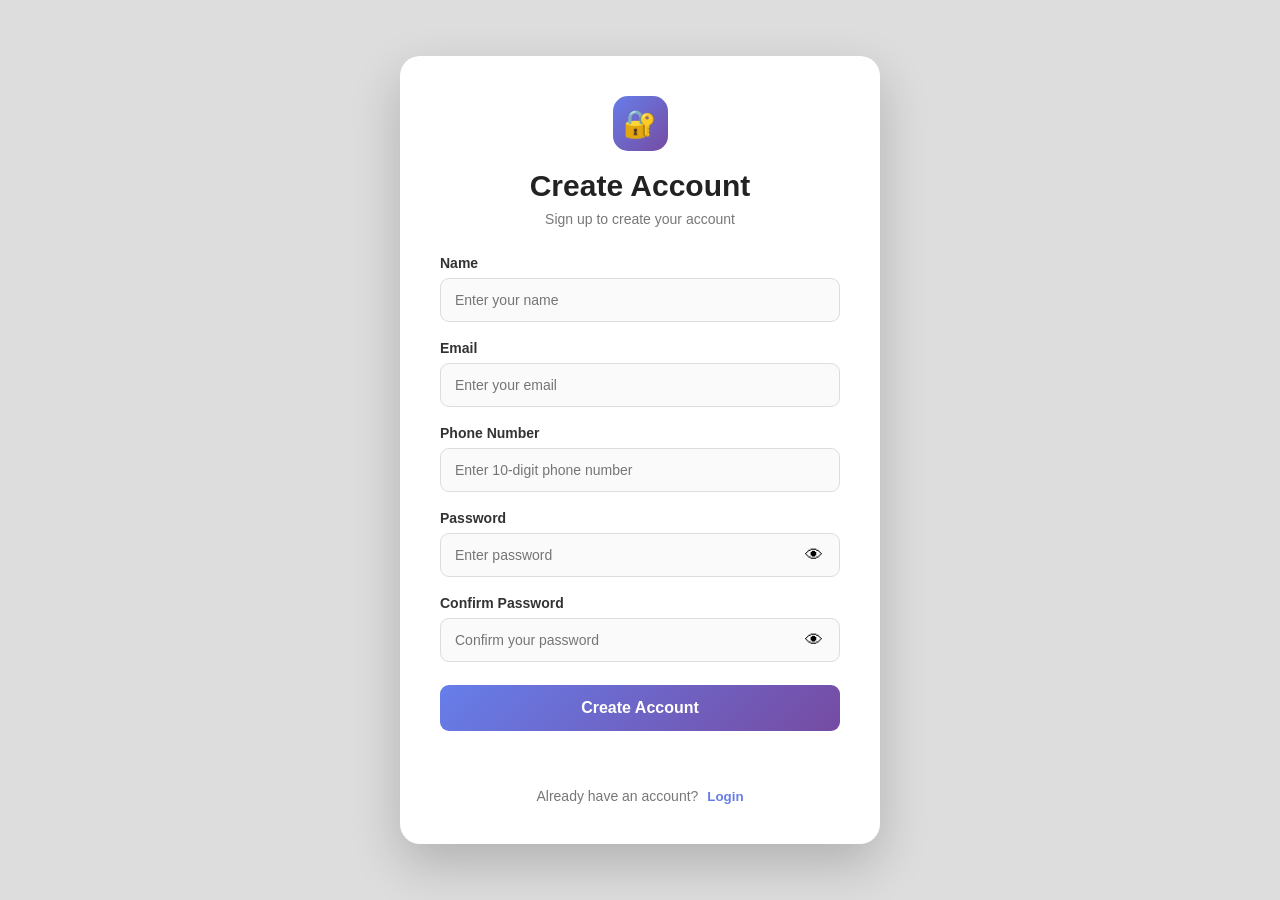
<file: index.html>
<!DOCTYPE html>
<html lang="en">

<head>
    <meta charset="UTF-8">

    <meta name="viewport"
        content="width=device-width, initial-scale=1.0">

    <title>Signup & Login</title>

    <link rel="stylesheet"
        href="style.css">
</head>

<body>

    <div class="container">

        <div class="form-box">

            <div class="logo">
                🔐
            </div>

            <h1 id="formTitle">
                Create Account
            </h1>

            <p class="subtitle" id="formSubtitle">
                Sign up to create your account
            </p>


            <!-- SIGNUP FORM -->

            <form id="signupForm">

                <div class="input-group">

                    <label>Name</label>

                    <input
                        type="text"
                        id="signupName"
                        placeholder="Enter your name"
                        required>

                </div>


                <div class="input-group">

                    <label>Email</label>

                    <input
                        type="email"
                        id="signupEmail"
                        placeholder="Enter your email"
                        required>

                </div>


                <div class="input-group">

                    <label>Phone Number</label>

                    <input
                        type="tel"
                        id="signupPhone"
                        placeholder="Enter 10-digit phone number"
                        maxlength="10"
                        required>

                </div>


                <!-- PASSWORD -->

                <div class="input-group">

                    <label>Password</label>

                    <div class="password-box">

                        <input
                            type="password"
                            id="signupPassword"
                            placeholder="Enter password"
                            required>

                        <button
                            type="button"
                            class="eye-btn"
                            onclick="togglePassword('signupPassword', this)">
                            👁
                        </button>

                    </div>

                </div>


                <!-- CONFIRM PASSWORD -->

                <div class="input-group">

                    <label>Confirm Password</label>

                    <div class="password-box">

                        <input
                            type="password"
                            id="confirmPassword"
                            placeholder="Confirm your password"
                            required>

                        <button
                            type="button"
                            class="eye-btn"
                            onclick="togglePassword('confirmPassword', this)">
                            👁
                        </button>

                    </div>

                </div>


                <button
                    type="submit"
                    class="main-btn">
                    Create Account
                </button>

            </form>


            <!-- LOGIN FORM -->

            <form id="loginForm" class="hidden">

                <div class="input-group">

                    <label>
                        Email or Phone Number
                    </label>

                    <input
                        type="text"
                        id="loginUser"
                        placeholder="Enter email or phone"
                        required>

                </div>


                <!-- LOGIN PASSWORD -->

                <div class="input-group">

                    <label>Password</label>

                    <div class="password-box">

                        <input
                            type="password"
                            id="loginPassword"
                            placeholder="Enter password"
                            required>

                        <button
                            type="button"
                            class="eye-btn"
                            onclick="togglePassword('loginPassword', this)">
                            👁
                        </button>

                    </div>

                </div>


                <button
                    type="submit"
                    class="main-btn">
                    Login
                </button>

            </form>


            <p id="message"></p>


            <div class="switch">

                <span id="switchText">
                    Already have an account?
                </span>

                <button
                    type="button"
                    id="switchButton">
                    Login
                </button>

            </div>

        </div>

    </div>


    <script src="script.js"></script>

</body>

</html>
</file>
<file: style.css>
* {
    margin: 0;
    padding: 0;
    box-sizing: border-box;
}


body {
    font-family: Arial, sans-serif;

    min-height: 100vh;

    display: flex;
    justify-content: center;
    align-items: center;

    padding: 20px;

    background:
        linear-gradient(
            135deg,
            #667eea,
            #764ba2
        );
}


.container {
    width: 100%;
    max-width: 480px;
}


.form-box {
    width: 100%;

    background: white;

    padding: 40px;

    border-radius: 20px;

    box-shadow:
        0 20px 50px
        rgba(0, 0, 0, 0.20);
}


.logo {
    width: 55px;
    height: 55px;

    margin: 0 auto 18px;

    display: flex;
    justify-content: center;
    align-items: center;

    border-radius: 15px;

    font-size: 27px;

    background:
        linear-gradient(
            135deg,
            #667eea,
            #764ba2
        );
}


.form-box h1 {
    text-align: center;

    font-size: 30px;

    color: #222;

    margin-bottom: 8px;
}


.subtitle {
    text-align: center;

    color: #777;

    font-size: 14px;

    margin-bottom: 28px;
}


.input-group {
    margin-bottom: 18px;
}


.input-group label {
    display: block;

    margin-bottom: 7px;

    color: #333;

    font-size: 14px;

    font-weight: 600;
}


.input-group input {
    width: 100%;

    padding: 13px 14px;

    border: 1px solid #ddd;

    border-radius: 9px;

    background: #fafafa;

    font-size: 14px;

    outline: none;

    transition: 0.3s;
}


.input-group input:focus {
    border-color: #667eea;

    background: white;

    box-shadow:
        0 0 0 3px
        rgba(102, 126, 234, 0.12);
}


.main-btn {
    width: 100%;

    padding: 14px;

    margin-top: 5px;

    border: none;

    border-radius: 9px;

    background:
        linear-gradient(
            135deg,
            #667eea,
            #764ba2
        );

    color: white;

    font-size: 16px;

    font-weight: bold;

    cursor: pointer;

    transition: 0.3s;
}


.main-btn:hover {
    transform: translateY(-2px);

    box-shadow:
        0 8px 20px
        rgba(102, 126, 234, 0.35);
}


#message {
    text-align: center;

    min-height: 20px;

    margin-top: 15px;

    font-size: 14px;
}


.switch {
    text-align: center;

    margin-top: 22px;

    color: #777;

    font-size: 14px;
}


.switch button {
    border: none;

    background: none;

    color: #667eea;

    font-weight: bold;

    cursor: pointer;

    margin-left: 5px;
}


.switch button:hover {
    text-decoration: underline;
}


.hidden {
    display: none;
}


@media (max-width: 500px) {

    .form-box {
        padding: 28px 22px;

        border-radius: 16px;
    }


    .form-box h1 {
        font-size: 26px;
    }

}

/* PASSWORD BOX */

.password-box {
    position: relative;

    width: 100%;
}


/* PASSWORD INPUT */

.password-box input {
    padding-right: 48px;
}


/* EYE BUTTON */

.eye-btn {
    position: absolute;

    right: 10px;
    top: 50%;

    transform: translateY(-50%);

    width: 32px;
    height: 32px;

    border: none;

    background: transparent;

    cursor: pointer;

    font-size: 18px;

    display: flex;
    align-items: center;
    justify-content: center;

    padding: 0;
}


.eye-btn:hover {
    background: #f1f1f1;

    border-radius: 50%;
}



* {
    margin: 0;
    padding: 0;
    box-sizing: border-box;
}

body {
    font-family: Arial, sans-serif;
    background: #ddd;
    height: 100vh;
}

.chat-app {
    display: flex;
    height: 100vh;
    max-width: 1400px;
    margin: auto;
    background: white;
}

/* SIDEBAR */

.sidebar {
    width: 35%;
    min-width: 300px;
    border-right: 1px solid #ddd;
    display: flex;
    flex-direction: column;
}

.sidebar-header {
    padding: 18px;
    display: flex;
    justify-content: space-between;
    align-items: center;
    background: #075e54;
    color: white;
}

.sidebar-header h2 {
    font-size: 22px;
}

#logoutBtn {
    border: none;
    padding: 8px 12px;
    border-radius: 6px;
    cursor: pointer;
    background: white;
    color: #075e54;
    font-weight: bold;
}

.search-box {
    padding: 12px;
    background: #f5f5f5;
}

.search-box input {
    width: 100%;
    padding: 12px;
    border: none;
    outline: none;
    border-radius: 20px;
    background: white;
}

/* CHAT LIST */

.chat-list {
    overflow-y: auto;
}

.chat-user {
    display: flex;
    align-items: center;
    padding: 15px;
    border-bottom: 1px solid #eee;
    cursor: pointer;
}

.chat-user:hover,
.chat-user.active {
    background: #f0f2f5;
}

.avatar {
    width: 45px;
    height: 45px;
    border-radius: 50%;
    background: #128c7e;
    color: white;
    display: flex;
    align-items: center;
    justify-content: center;
    font-weight: bold;
    font-size: 20px;
    margin-right: 12px;
}

.chat-info {
    flex: 1;
}

.chat-info h3 {
    font-size: 16px;
    margin-bottom: 5px;
}

.chat-info p {
    color: #777;
    font-size: 14px;
}

.time {
    font-size: 11px;
    color: #888;
}


/* CHAT AREA */

.chat-area {
    flex: 1;
    display: flex;
    flex-direction: column;
    background: #efeae2;
}

.chat-header {
    display: flex;
    align-items: center;
    padding: 12px 20px;
    background: #075e54;
    color: white;
}

.chat-header .avatar {
    background: white;
    color: #075e54;
}

.chat-header h3 {
    font-size: 17px;
}

.chat-header p {
    font-size: 13px;
    margin-top: 3px;
}


/* MESSAGES */

.messages {
    flex: 1;
    padding: 25px;
    overflow-y: auto;
    display: flex;
    flex-direction: column;
    gap: 10px;
}

.message {
    max-width: 65%;
    padding: 10px 12px;
    border-radius: 8px;
}

.message p {
    font-size: 15px;
}

.message span {
    display: block;
    text-align: right;
    font-size: 10px;
    margin-top: 5px;
    color: #777;
}

.received {
    align-self: flex-start;
    background: white;
}

.sent {
    align-self: flex-end;
    background: #d9fdd3;
}


/* INPUT */

.message-input {
    display: flex;
    padding: 12px;
    background: #f0f0f0;
    gap: 10px;
}

.message-input input {
    flex: 1;
    padding: 13px 18px;
    border: none;
    border-radius: 25px;
    outline: none;
    font-size: 15px;
}

.message-input button {
    width: 50px;
    height: 50px;
    border: none;
    border-radius: 50%;
    background: #128c7e;
    color: white;
    font-size: 20px;
    cursor: pointer;
}

.message-input button:hover {
    background: #075e54;
}


/* MOBILE */

@media (max-width: 700px) {

    .sidebar {
        width: 90px;
        min-width: 90px;
    }

    .sidebar-header h2 {
        display: none;
    }

    .search-box,
    .chat-info,
    .time {
        display: none;
    }

    .chat-user {
        justify-content: center;
    }

    .chat-user .avatar {
        margin-right: 0;
    }
}
</file>
